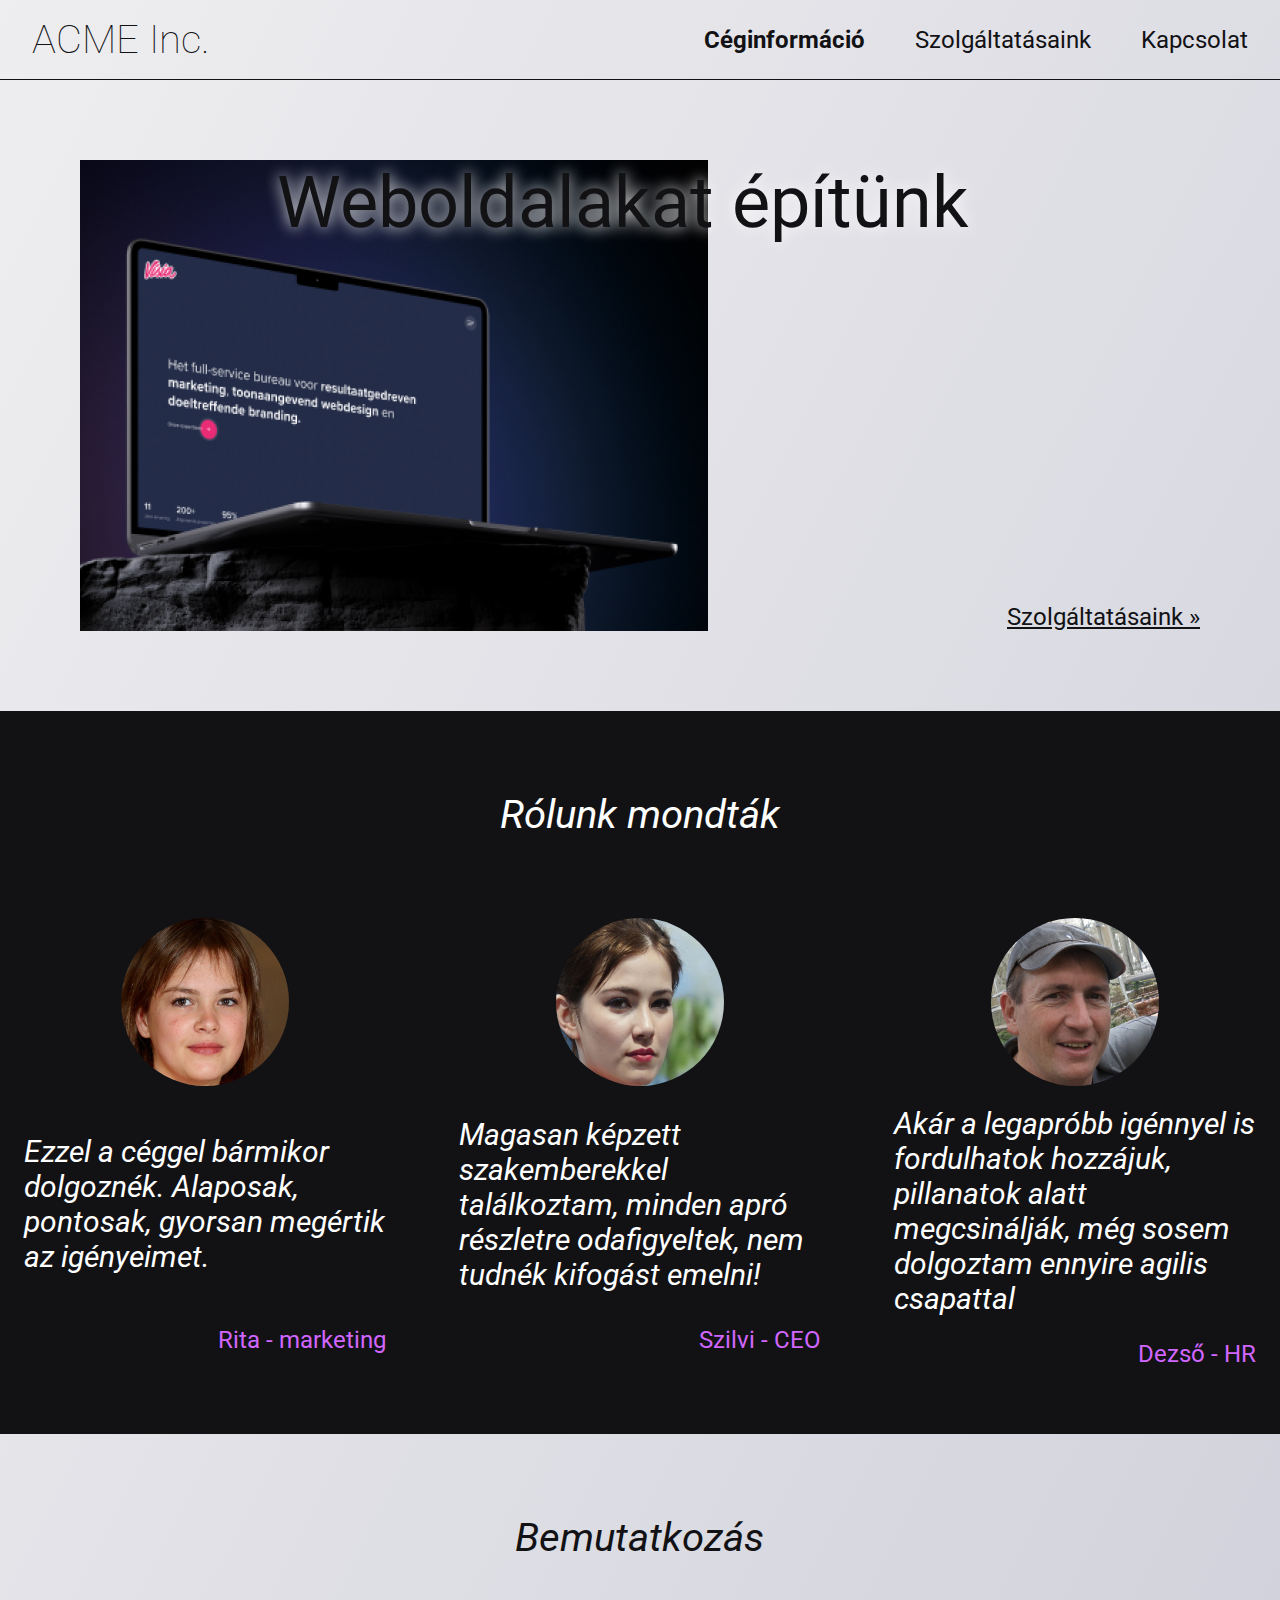
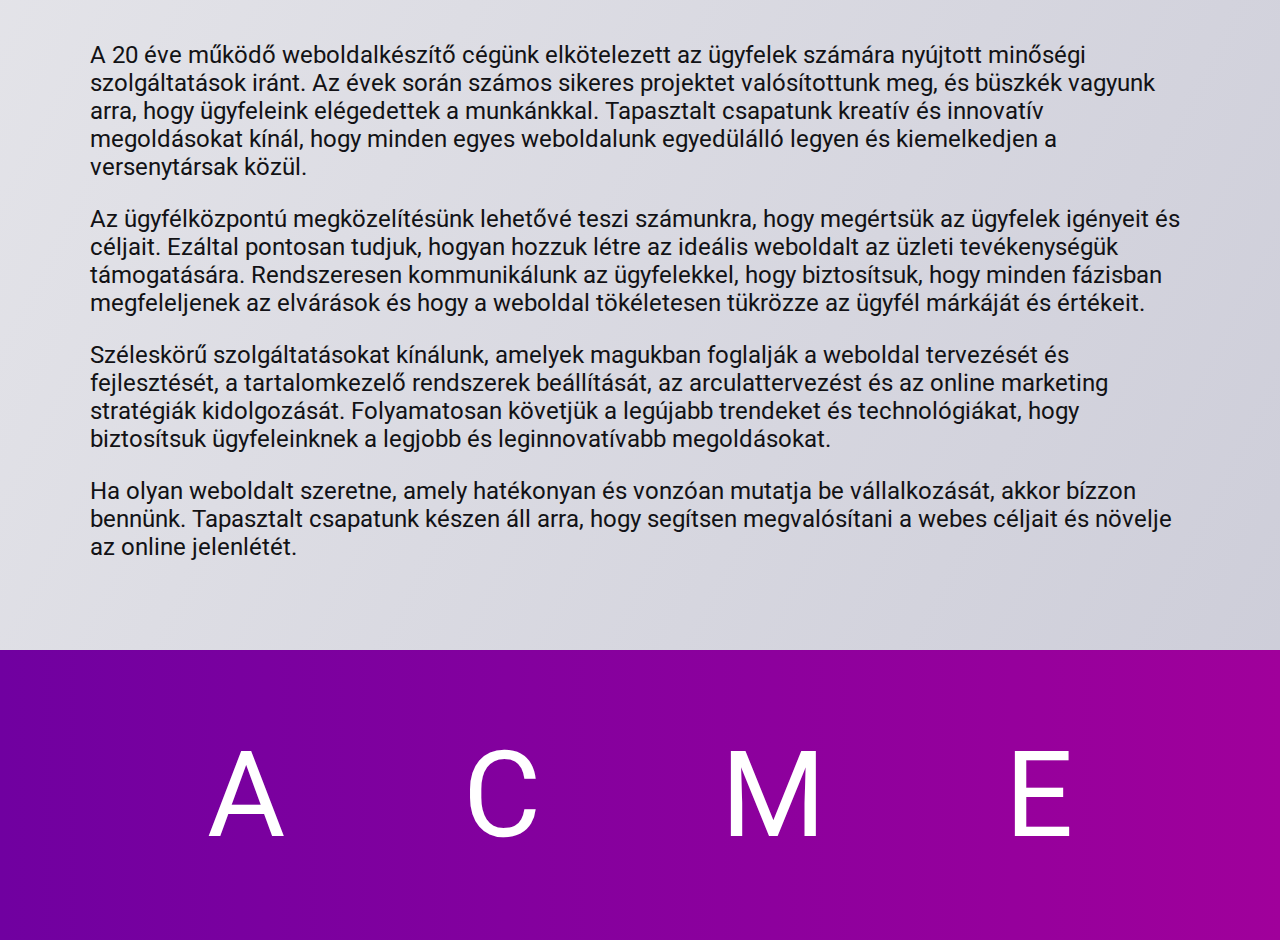
<file: ceginformacio.html>
<!DOCTYPE html>
<html lang="hu">
    <head>
        <meta charset="UTF-8">
        <meta name="viewport" content="width=device-width, initial-scale=1.0">
        <title>ACME Inc. - Céginformáció</title>
        <link rel="stylesheet" href="style.css">
    </head>
    <body>
        <div class="pageContainer">
            <header>
                    <a href="./index.html" class="menuLogo">ACME Inc.</a>
                    <a href="./index.html" class="menuLogo altLogo">ACME</a>
                    <ul>
                        <li>
                            <a href="./ceginformacio.html" class="activeSite">Céginformáció</a>
                        </li>
                        <li>
                            <a href="./szolgaltatasok.html">Szolgáltatásaink</a>
                        </li>
                        <li>
                            <a href="./kapcsolat.html">Kapcsolat</a>
                        </li>
                    </ul>
            </header>
            <section id="companyInfoSlogen">
                <div id="companyInfoContainer">
                    <div id="laptop">
                        <img src="./images/laptop.jpg" alt="Nyitott fekete laptop egy sziklán">           
                    </div>
                    <h1>Weboldalakat építünk</h1>
                    <a href="./szolgaltatasok.html">Szolgáltatásaink »</a>
                </div>
            </section>
            <section id="theyTold">
                <h2>Rólunk mondták</h2>
                <div id="theySaid">
                    <div class="saidCard">
                        <img src="./images/Rita.jpg" alt="Ritáról egy arckép">
                        <p class="saidText">Ezzel a céggel bármikor dolgoznék. Alaposak, pontosak, gyorsan megértik az igényeimet.</p>
                        <p class="signature">Rita - marketing</p>
                    </div>
                    <div class="saidCard">
                        <img src="./images/Szilvi.jpg" alt="Szilviől egy arckép">
                        <p class="saidText">Magasan képzett szakemberekkel találkoztam, minden apró részletre odafigyeltek, nem tudnék kifogást emelni!</p>
                        <p class="signature">Szilvi - CEO</p>
                    </div>
                    <div class="saidCard">
                        <img src="./images/Dezső.jpg" alt="Dezsőről egy arckép">
                        <p class="saidText">Akár a legapróbb igénnyel is fordulhatok hozzájuk, pillanatok alatt megcsinálják, még sosem dolgoztam ennyire agilis csapattal</p>
                        <p class="signature">Dezső - HR</p>
                    </div>
                </div>
            </section>
            <section id="introduction">
                <h2>Bemutatkozás</h2>
                <div class="introductionText">
                    <p>
                        A 20 éve működő weboldalkészítő cégünk elkötelezett az ügyfelek számára nyújtott minőségi szolgáltatások iránt. Az évek során számos sikeres projektet valósítottunk meg, és büszkék vagyunk arra, hogy ügyfeleink elégedettek a munkánkkal. Tapasztalt csapatunk kreatív és innovatív megoldásokat kínál, hogy minden egyes weboldalunk egyedülálló legyen és kiemelkedjen a versenytársak közül.
                    </p>
                    <p>
                        Az ügyfélközpontú megközelítésünk lehetővé teszi számunkra, hogy megértsük az ügyfelek igényeit és céljait. Ezáltal pontosan tudjuk, hogyan hozzuk létre az ideális weboldalt az üzleti tevékenységük támogatására. Rendszeresen kommunikálunk az ügyfelekkel, hogy biztosítsuk, hogy minden fázisban megfeleljenek az elvárások és hogy a weboldal tökéletesen tükrözze az ügyfél márkáját és értékeit.
                    </p>
                    <p>
                        Széleskörű szolgáltatásokat kínálunk, amelyek magukban foglalják a weboldal tervezését és fejlesztését, a tartalomkezelő rendszerek beállítását, az arculattervezést és az online marketing stratégiák kidolgozását. Folyamatosan követjük a legújabb trendeket és technológiákat, hogy biztosítsuk ügyfeleinknek a legjobb és leginnovatívabb megoldásokat.
                    </p>
                    <p>
                        Ha olyan weboldalt szeretne, amely hatékonyan és vonzóan mutatja be vállalkozását, akkor bízzon bennünk. Tapasztalt csapatunk készen áll arra, hogy segítsen megvalósítani a webes céljait és növelje az online jelenlétét.
                    </p>
                </div>
            </section>
            <footer>
                <p><span class="footerLetterSpacing">ACM</span>E</p>
            </footer>
        </div>
    </body>
</html>
</file>
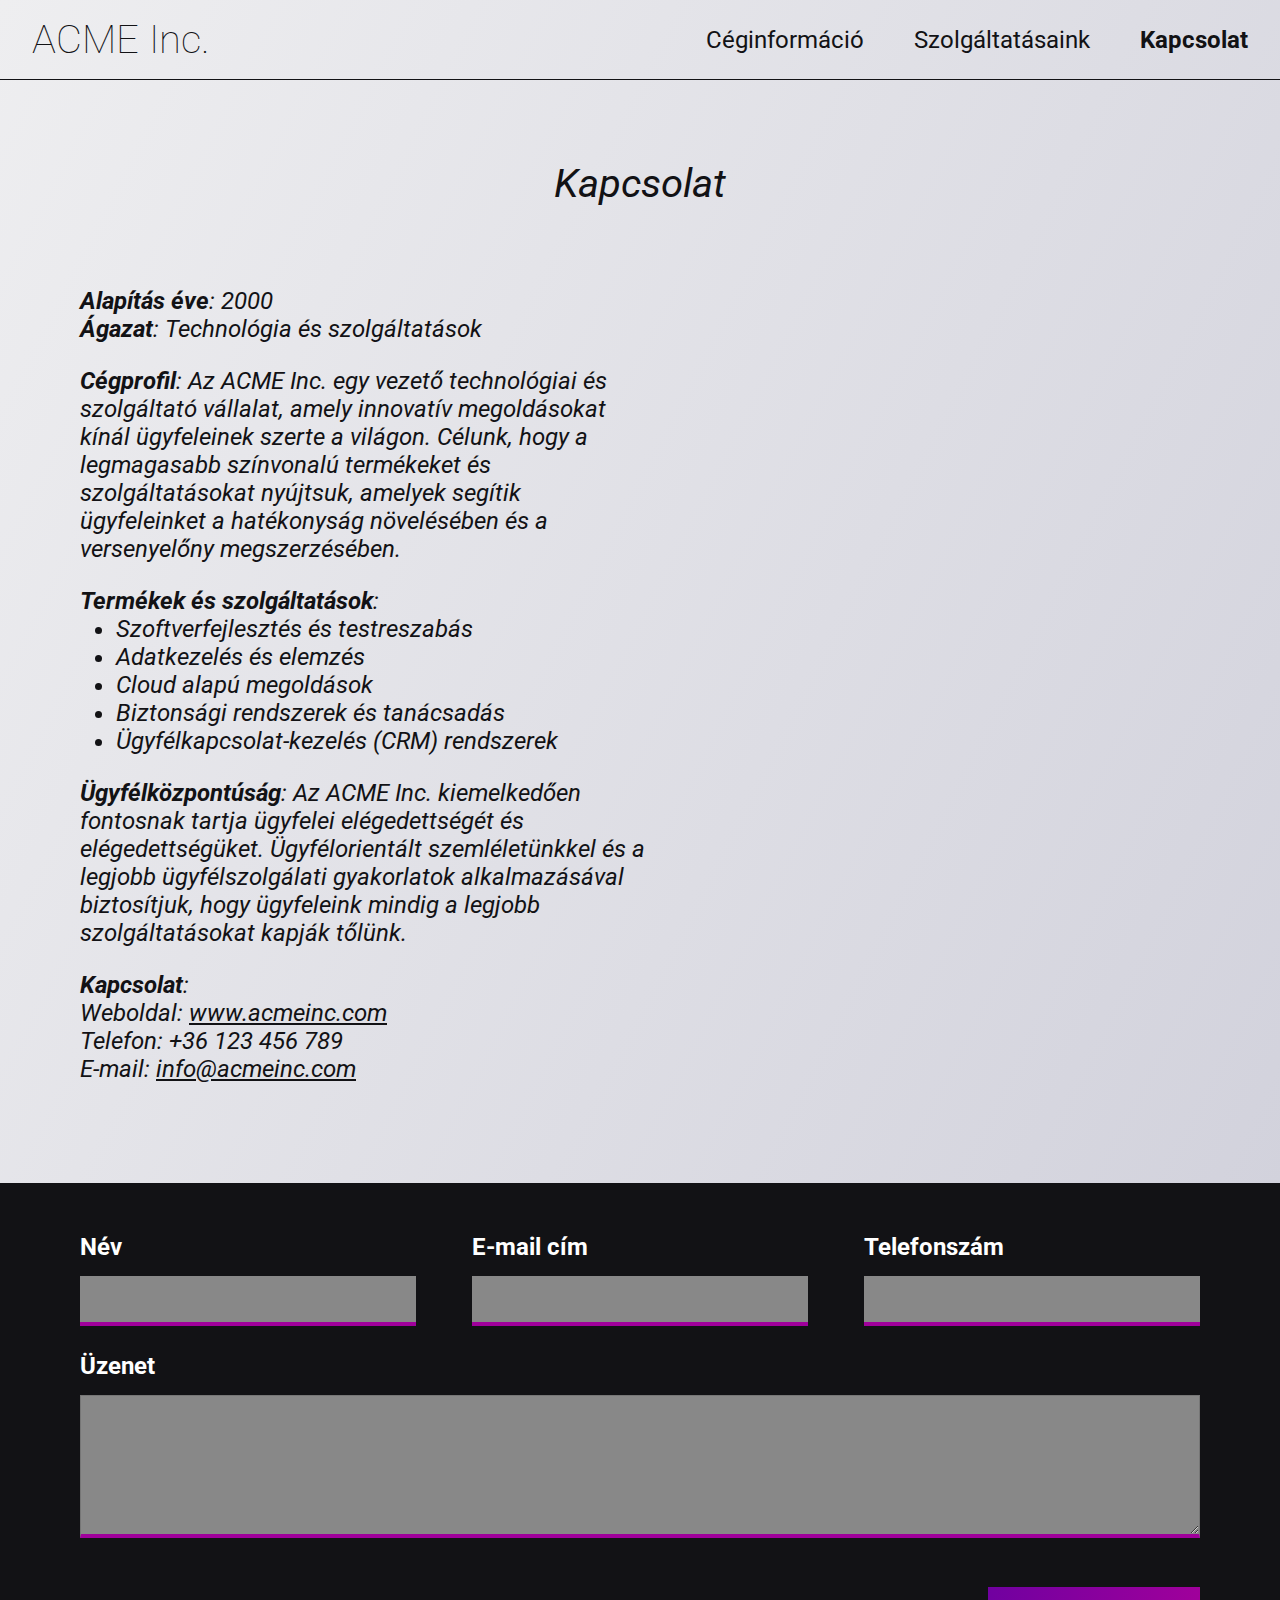
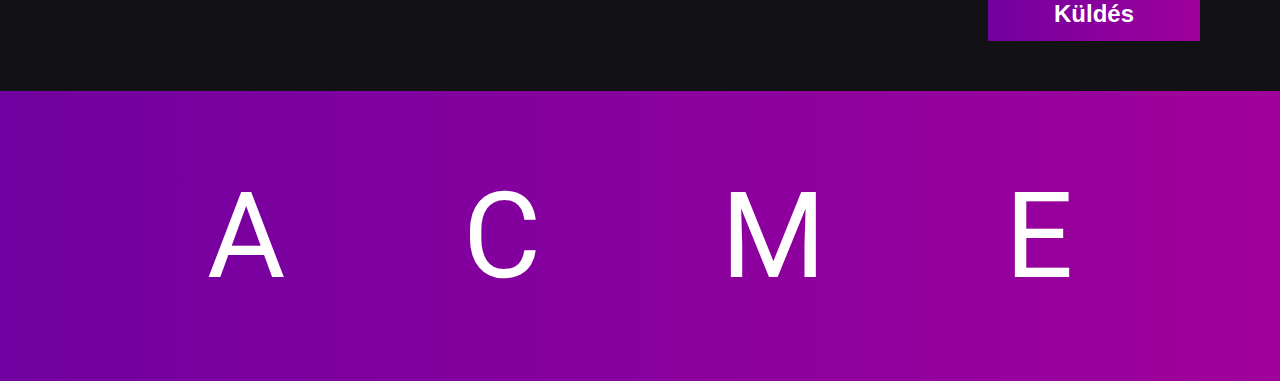
<file: kapcsolat.html>
<!DOCTYPE html>
<html lang="hu">
    <head>
        <meta charset="UTF-8">
        <meta name="viewport" content="width=device-width, initial-scale=1.0">
        <title>ACME Inc. - Kapcsolat</title>
        <link rel="stylesheet" href="style.css">
    </head>
    <body>
        <div class="pageContainer">
            <header>
                <a href="./index.html" class="menuLogo">ACME Inc.</a>
                <a href="./index.html" class="menuLogo altLogo">ACME</a>
                <ul>
                    <li>
                        <a href="./ceginformacio.html" >Céginformáció</a>
                    </li>
                    <li>
                        <a href="./szolgaltatasok.html">Szolgáltatásaink</a>
                    </li>
                    <li>
                        <a href="./kapcsolat.html" class="activeSite">Kapcsolat</a>
                    </li>
                </ul>
            </header>
            <section id="connection">
                <h2>Kapcsolat</h2>
                <div id="connectionContainer">
                    <div id="conectionText">
                        <p><b>Alapítás éve</b>: 2000</p>
                        <p><b>Ágazat</b>: Technológia és szolgáltatások</p>
                        <p class="extraMargin"><b>Cégprofil</b>: Az ACME Inc. egy vezető technológiai és szolgáltató vállalat, amely innovatív megoldásokat kínál ügyfeleinek szerte a világon. Célunk, hogy a legmagasabb színvonalú termékeket és szolgáltatásokat nyújtsuk, amelyek segítik ügyfeleinket a hatékonyság növelésében és a versenyelőny megszerzésében.</p>
                        <p><b>Termékek és szolgáltatások</b>:</p>
                        <ul>
                            <li>
                                Szoftverfejlesztés és testreszabás
                            </li>
                            <li>
                                Adatkezelés és elemzés
                            </li>
                            <li>
                                Cloud alapú megoldások
                            </li>
                            <li>
                                Biztonsági rendszerek és tanácsadás
                            </li>
                            <li>
                                Ügyfélkapcsolat-kezelés (CRM) rendszerek
                            </li>
                        </ul>
                        <p class="extraMargin"><b>Ügyfélközpontúság</b>: Az ACME Inc. kiemelkedően fontosnak tartja ügyfelei elégedettségét és elégedettségüket. Ügyfélorientált szemléletünkkel és a legjobb ügyfélszolgálati gyakorlatok alkalmazásával biztosítjuk, hogy ügyfeleink mindig a legjobb szolgáltatásokat kapják tőlünk.</p>
                        <p><b>Kapcsolat</b>:</p>
                        <p>Weboldal: <a href="https://en.wikipedia.org/wiki/Acme_Corporation" target="_blank">www.acmeinc.com</a></p>
                        <p>Telefon: +36 123 456 789</p>
                        <p>E-mail: <a href="mailto:info@acmeinc.com">info@acmeinc.com</a></p>
                    </div>
                    <div id="googleMap">
                        <iframe src="https://www.google.com/maps/embed?pb=!1m18!1m12!1m3!1d2693.8399758865276!2d21.62268889962817!3d47.53197839765934!2m3!1f0!2f0!3f0!3m2!1i1024!2i768!4f13.1!3m3!1m2!1s0x47470c2afe5e2b83%3A0x400c4290c1e1170!2sDebrecen!5e0!3m2!1shu!2shu!4v1707325937173!5m2!1shu!2shu" width="450" height="722" style="border:0;" allowfullscreen="" loading="lazy" referrerpolicy="no-referrer-when-downgrade"></iframe>
                    </div>
                </div>
            </section>
            <div id="formContainer">
                <form action="#">
                    <div id="personalDatas">
                        <div class="inputBox">
                            <label for="nev">Név</label>
                            <input type="text" name="nev" id="nev" required>
                        </div>
                        <div class="inputBox">
                            <label for="email">E-mail cím</label>
                            <input type="email" name="email" id="email" required>
                        </div>
                        <div class="inputBox">
                            <label for="phoneNumber">Telefonszám</label>
                            <input type="tel" name="telszam" id="phoneNumber" maxlength="18">
                        </div>
                    </div>
                    <div class="masageBox">
                        <label for="message">Üzenet</label>
                        <textarea id="message" name="message"></textarea>
                    </div>
                    <div id="formButton">
                        <button type="submit" class="sendButton">Küldés</button>
                    </div>
                </form>
            </div>
            <footer>
                <p><span class="footerLetterSpacing">ACM</span>E</p>
            </footer>
        </div>
    </body>
</html>
</file>
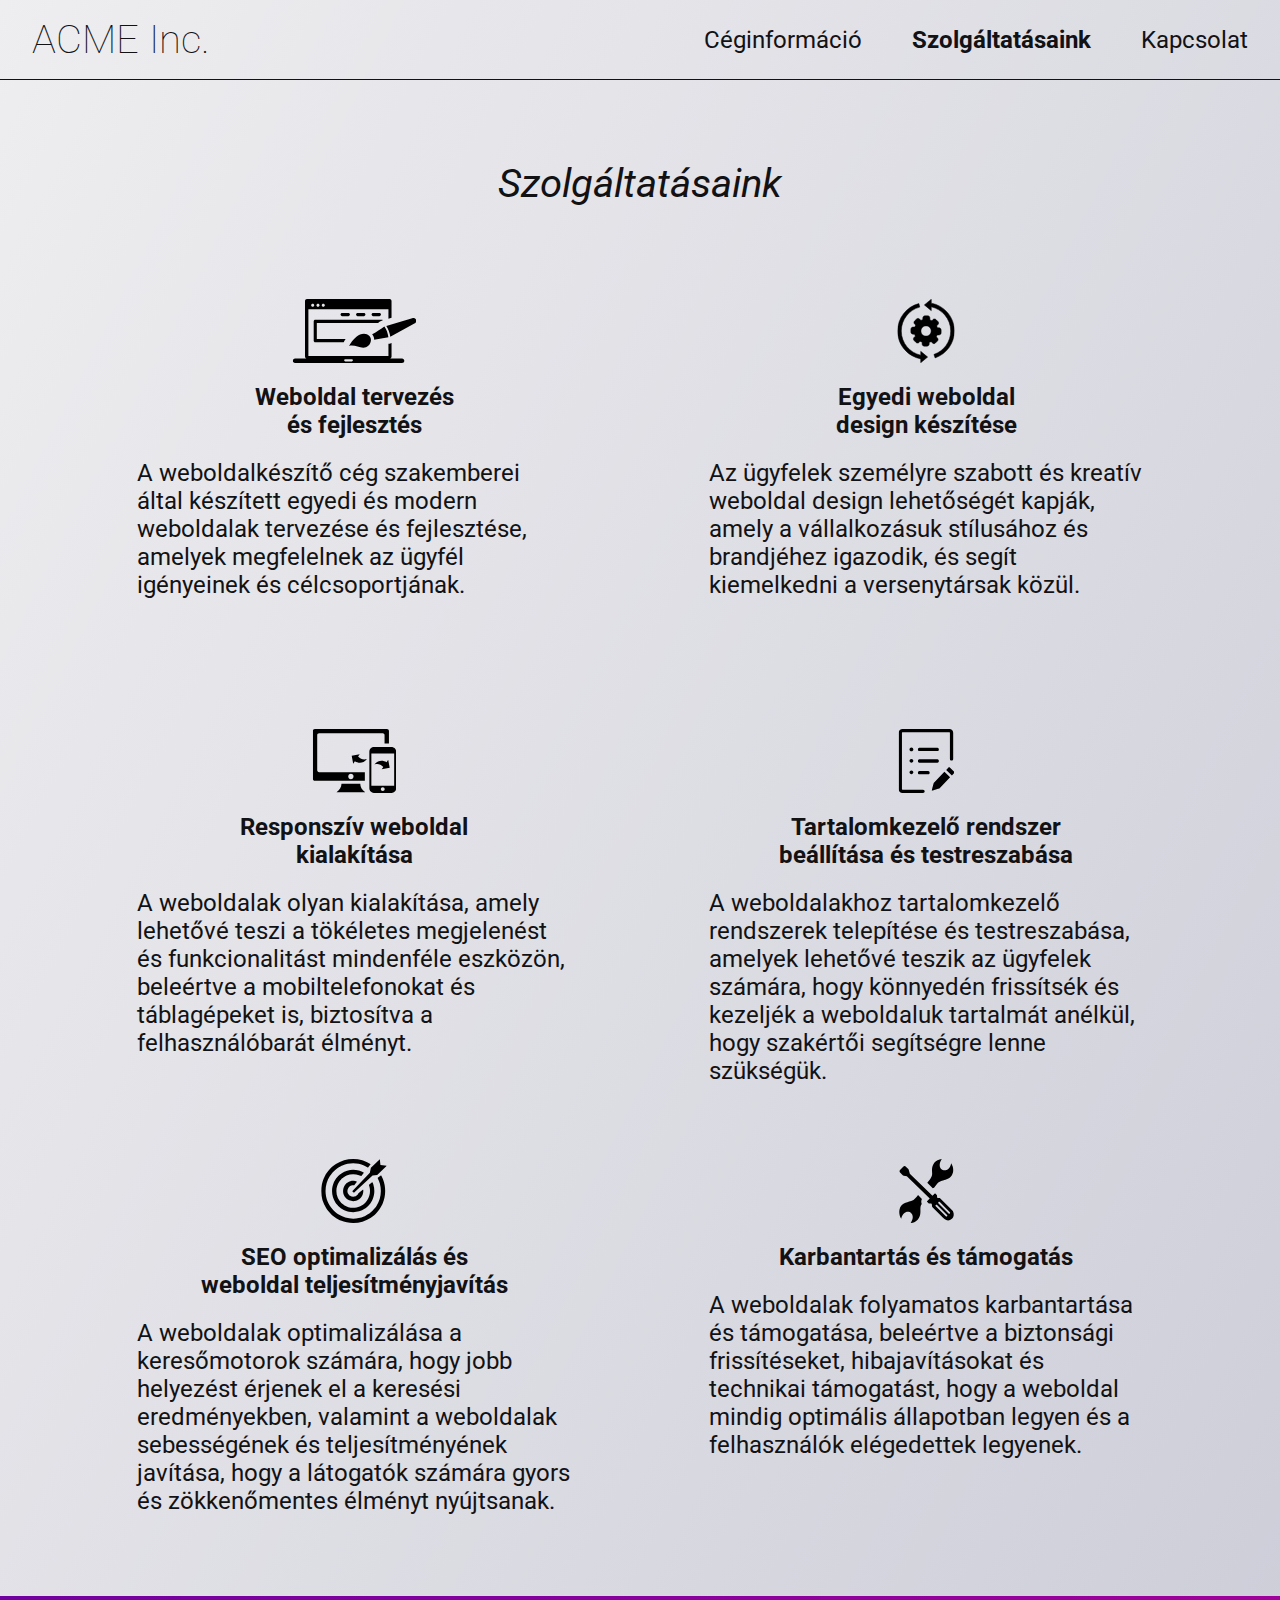
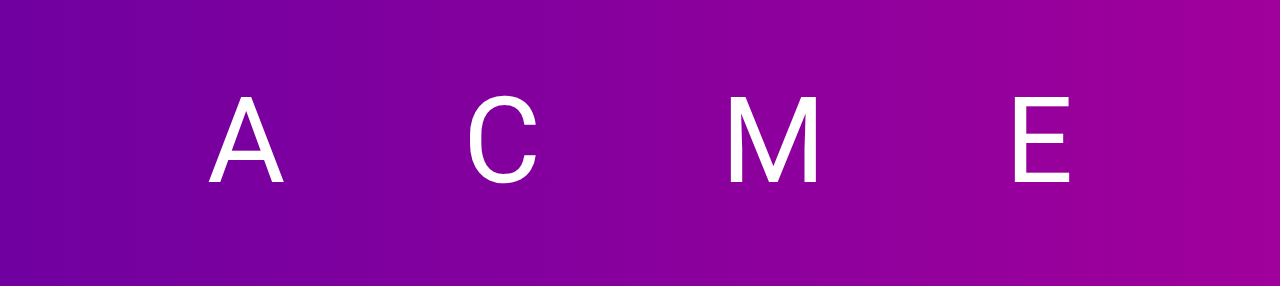
<file: szolgaltatasok.html>
<!DOCTYPE html>
<html lang="hu">
    <head>
        <meta charset="UTF-8">
        <meta name="viewport" content="width=device-width, initial-scale=1.0">
        <title>ACME Inc. - Szolgáltatások</title>
        <link rel="stylesheet" href="style.css">
    </head>
    <body>
        <div class="pageContainer">
            <header>
                <a href="./index.html" class="menuLogo">ACME Inc.</a>
                <a href="./index.html" class="menuLogo altLogo">ACME</a>
                <ul>
                    <li>
                        <a href="./ceginformacio.html" >Céginformáció</a>
                    </li>
                    <li>
                        <a href="./szolgaltatasok.html" class="activeSite">Szolgáltatásaink</a>
                    </li>
                    <li>
                        <a href="./kapcsolat.html">Kapcsolat</a>
                    </li>
                </ul>
            </header>
            <section id="ourServices">
                <h2>Szolgáltatásaink</h2>
                <div id="services">
                    <div class="serviceCard">
                        <div class="svgContainer" id="svg1"></div>
                        <h3>Weboldal tervezés
                            és fejlesztés</h3>
                        <p class="serviceText">A weboldalkészítő cég szakemberei által készített egyedi és modern weboldalak tervezése és fejlesztése, amelyek megfelelnek az ügyfél igényeinek és célcsoportjának.</p>
                    </div>
                    <div class="serviceCard">
                        <div class="svgContainer" id="svg2"></div>
                        <h3>Egyedi weboldal
                            design készítése</h3>
                        <p class="serviceText">Az ügyfelek személyre szabott és kreatív weboldal design lehetőségét kapják, amely a vállalkozásuk stílusához és brandjéhez igazodik, és segít kiemelkedni a versenytársak közül.</p>
                    </div>
                    <div class="serviceCard">
                        <div class="svgContainer" id="svg3"></div>
                        <h3>Responszív weboldal
                            kialakítása</h3>
                        <p class="serviceText">A weboldalak olyan kialakítása, amely lehetővé teszi a tökéletes megjelenést és funkcionalitást mindenféle eszközön, beleértve a mobiltelefonokat és táblagépeket is, biztosítva a felhasználóbarát élményt.</p>
                    </div>
                    <div class="serviceCard">
                        <div class="svgContainer" id="svg4"></div>
                        <h3>Tartalomkezelő rendszer
                            beállítása és testreszabása</h3>
                        <p class="serviceText">A weboldalakhoz tartalomkezelő rendszerek telepítése és testreszabása, amelyek lehetővé teszik az ügyfelek számára, hogy könnyedén frissítsék és kezeljék a weboldaluk tartalmát anélkül, hogy szakértői segítségre lenne szükségük.</p>
                    </div>
                    <div class="serviceCard">
                        <div class="svgContainer" id="svg5"></div>
                        <h3>SEO optimalizálás és
                            weboldal teljesítményjavítás</h3>
                        <p class="serviceText">A weboldalak optimalizálása a keresőmotorok számára, hogy jobb helyezést érjenek el a keresési eredményekben, valamint a weboldalak sebességének és teljesítményének javítása, hogy a látogatók számára gyors és zökkenőmentes élményt nyújtsanak.</p>
                    </div>
                    <div class="serviceCard">
                        <div class="svgContainer" id="svg6"></div>
                        <h3>Karbantartás és támogatás</h3>
                        <p class="serviceText">A weboldalak folyamatos karbantartása és támogatása, beleértve a biztonsági frissítéseket, hibajavításokat és technikai támogatást, hogy a weboldal mindig optimális állapotban legyen és a felhasználók elégedettek legyenek.</p>
                    </div>
                </div>
            </section>
            <footer>
                <p><span class="footerLetterSpacing">ACM</span>E</p>
            </footer>
        </div>
    </body>
</html>
</file>
<file: style.css>
@import url('https://fonts.googleapis.com/css2?family=Roboto:ital,wght@0,100;0,300;0,400;0,500;0,700;0,900;1,100;1,300;1,400;1,500;1,700;1,900&display=swap');

@media (prefers-color-scheme: dark){
    body{
        --myBackgroundColor: linear-gradient(117deg, #121215 0%, #262629 100%);
        --myFontColor: #FFF;
        --myMenuFontColor: rgba(255, 255, 255, 0.75);
        --myReversColor: #121215;
        --myReversFontColor: #000;
        --myTextShadowColor: none;
        --mySignatureColor: #7000A0;
    }
}
@media (prefers-color-scheme: light){
    body{
        --myBackgroundColor: linear-gradient(117deg, #EEEEF0 0%, #CCCCD8 100%);
        --myFontColor: #121215;
        --myMenuFontColor: #121215;
        --myReversColor: #FFF;
        --myReversFontColor: #FFF;
        --myTextShadowColor: #FFF;
        --mySignatureColor: #D166FF;
    }
    .svgContainer{
        filter: invert(100%);
    }
}
*{
    margin: 0;
    padding: 0;
    box-sizing: border-box;
}
body{
    background: var(--myBackgroundColor);
    width: 100%;
    display: flex;
    justify-content: center;
    align-items: center;
    min-height: 100vh;
    color: var(--myFontColor);
    font-family: 'Roboto', sans-serif;
    flex-direction: column;
}
.pageContainer{
    display: flex;
    width: 100%;
    max-width: 1440px;
    align-items: center;
    justify-items: center;
    flex-direction: column;
    justify-content: center;
}

/*---Kezdő oldal--*/

#mainPageContainer{
    display: flex;
    width: 100%;
    align-items: center;
    justify-content: center;
    gap: 50px;
    flex-shrink: 0;
}
#mainPageLogo p{
    font-size: 64px;
    font-style: normal;
    font-weight: 900;
    line-height: normal;
    letter-spacing: 15px;
}
#mainPageMenu{
    padding-left: 50px;
    border-left-style: solid;
}
#mainPageMenu ul{
    display: flex;
    flex-direction: column;
    align-items: flex-start;
    justify-content: space-between;
    height: 219px; 
}
#mainPageMenu li{
    font-size: 54px;
    font-style: normal;
    font-weight: 100;
    list-style-type: none;
}
a{
    text-decoration: none;
    color: var(--myFontColor);
}
#mainPageMenu a:visited{
    color: var(--myFontColor);
}
a:hover{
    text-shadow: 0 0 5px #A0009B,
                 0 0 15px #A0009B;
}

/*---Céginfó oldal---*/

header{
    height: 80px;
    width: 100%;
    display: flex;
    justify-content: space-between;
    padding: 0px 32px;
    align-items: center;
    border-bottom: 1px solid var(--myFontColor);
}
.menuLogo{
    font-size: 40px;
    font-weight: 100;
}
.altLogo{
    display: none;
}
header ul{
    display: flex;
    justify-content: center;
    align-items: center;
    gap: 50px;
}
header li{
    list-style-type: none;
}
header a{
    color: var(--myMenuFontColor);
    font-size: 24px;
    font-weight: 400;
}
.activeSite{
    font-weight: 700;
    color: var(--myFontColor)
}
#companyInfoSlogen{
    width: 100%;
    padding: 80px;
}
#companyInfoContainer{
    height: 471px;
    width: 100%;
    display: flex;
    flex-direction: column;
    justify-content: flex-end;
    gap: 65px;
}
#laptop{
    width: 628px;
    height: 471px;
    position: absolute;
    z-index: -1;
}
#companyInfoContainer h1{
    font-size: 120px;
    font-weight: 400;
    text-shadow: 0 0 15px var(--myTextShadowColor);
    width: 727px;
    align-self: flex-end;
    margin-right: 89px;
}
#companyInfoContainer a{
    font-family: Roboto;
    font-size: 24px;
    font-weight: 400;
    text-decoration-line: underline;
    align-self: self-end;
}
#companyInfoContainer a:visited{
    color: var(--myFontColor);
}
#companyInfoContainer a:hover{
    text-shadow: 0 0 5px #A0009B,
                 0 0 15px #A0009B;
}
#theyTold{
    width: 100%;
    background: var(--myFontColor);
    color: var(--myReversColor);
    display: inline-flex;
    padding-bottom: 80px;
    flex-direction: column;
    align-items: center;
}
h2{
    font-size: 40px;
    font-style: italic;
    font-weight: 400;
    text-align: center;
    margin: 80px;
}
#theySaid{
    width: 100%;
    height: 436px;
    display: flex;
    justify-content: center;
    align-items: flex-start;
    gap: 73px;
    align-self: stretch;
}
.saidCard{
    width: 380px;
    display: flex;
    flex-direction: column;
    justify-content: space-between;
    align-items: center;
    align-self: stretch;
}
.saidCard img{
    width: 168px;
    height: 168px;
    border-radius: 50%;
    margin-bottom: 20px;
}
.saidText{
    font-size: 30px;
    font-style: italic;
    font-weight: 400;
}
.signature{
    width: 100%;
    color: var(--mySignatureColor);
    font-size: 24px;
    font-weight: 400;
    text-align: end;
    margin-top: 24px;
}
#introduction{
    width: 86%;
    display: inline-flex;
    flex-direction: column;
    align-items: center;
}
.introductionText{
    width: 100%;
    margin-bottom: 65px;
}
.introductionText p{
    font-size: 24px;
    font-weight: 400;
    margin-bottom: 24px;
}
footer{
    width: 100%;
    background: linear-gradient(90deg, #7000A0 0%, #A0009B 100%);
    display: flex;
    align-items: center;
    justify-content: center;
}
footer p{
    color: #FFF;
    text-align: center;
    font-size: 120px;
    font-weight: 400;
    margin: 75px 255px;
}
.footerLetterSpacing{
    letter-spacing:  calc(100vw * 0.14);
}

/*---Szolgáltatások oldal---*/

#ourServices{
    width: 100%;
    display: flex;
    align-items: center;
    justify-content: center;
    flex-direction: column;
}
#services{
    display: flex;
    justify-content: space-around;
    align-items: flex-start;
    align-content: flex-start;
    row-gap: 50px;
    flex-shrink: 0;
    flex-wrap: wrap;
    margin: 0 68px 69px 68px;
}
h3{
    white-space: pre-line;
    text-align: center;
    font-size: 24px;
    font-weight: 700;
}
.serviceCard{
    display: flex;
    min-height: 380px;
    flex-direction: column;
    align-items: center;
    gap: 20px;
    width: 403px;
    padding: 12px;
    border-radius: 12px;
}
.serviceCard:hover{
    background: linear-gradient(#7000a050 0%, #a0009b56 100%);
    box-shadow: inset 0 0 20px var(--myReversColor),
                      0 0 20px var(--mySignatureColor),
                      0 0 50px var(--mySignatureColor);
}
.svgContainer{
    display: flex;
    height: 64px;
}
#svg1{
    background: url(./svg/1.svg);
    width: 124px;
}
#svg2{
    background: url(./svg/2.svg);
    width: 58px;
}
#svg3{
    background: url(./svg/3.svg);
    width: 84px;
}
#svg4{
    background: url(./svg/4.svg);
    width: 56px;
}
#svg5{
    background: url(./svg/5.svg);
    width: 66px;
}
#svg6{
    background: url(./svg/6.svg);
    width: 55px;
}
.serviceText{
    font-size: 24px;
    font-weight: 400;
}

/*---Kapcsolat oldal---*/

#connection{
    width: 100%;
    display: flex;
    flex-direction: column;
    justify-content: center;
    align-items: center;
}
#connectionContainer{
    display: flex;
    gap: 80px;
    padding: 0 80px 100px 80px;
}
#conectionText{
    font-size: 24px;
    font-style: italic;
    font-weight: 400;
    padding-right: 24px;
}
#conectionText a{
    text-decoration: underline;
}
.extraMargin{
    margin: 24px 0px;
}
#conectionText ul{
    padding-inline-start: 36px;
}
#formContainer{
    background: var(--myFontColor);
    color: var(--myReversFontColor);
    width: 100%;
    padding: 50px 80px;
}
form{
    width: 100%;
}
#personalDatas{
    display: flex;
    justify-content: space-between;
    align-items: flex-start;
    width: 100%;
}
.inputBox{
    width: 360px;
}
label{
    font-family: Roboto;
    font-size: 24px;
    font-weight: 700;
    display: block;
    padding-bottom: 15px;
}
input{
    width: 360px;
    height: 50px;
    border: none;
    border-bottom: 4px solid #A0009B;
    background: #888;
    font-family: Roboto;
    font-size: 24px;
    font-weight: 400;
    padding: 12px;
    margin-bottom: 26px;
}
.masageBox{
    width: 100%;
}
textarea{
    width: 100%;
    height: 143px;
    border-bottom: 4px solid #A0009B;
    background: #888;
    font-size: 24px;
    font-weight: 400;
    padding: 12px;
    margin-bottom: 45px;
}
#formButton{
    display: flex;
    justify-content: end;
}
button{
    display: flex;
    width: 200px;
    padding: 13px 106px;
    justify-content: center;
    align-items: center;
    gap: 10px;
    background: linear-gradient(92deg, #7000A0 0%, #A0009B 25%, #ffff00 50%, #A0009B 75%, #7000A0 100%);
    background-size: 400%;
    color: #FFF;
    font-size: 24px;
    font-weight: 700;
    border: none;
}
button:hover{
    animation: animate 6s linear infinite;
}

@keyframes animate{
    0%{
        background-position: 400%;
    }
    100%{
        background-position: 0%;
    }
}
/*---1280px széles képernyő---*/

@media screen and (max-width:1280px){
    #companyInfoContainer{
        justify-content: space-between;
    }
    #companyInfoContainer h1{
        font-size: 72px;
        margin: 0;
        align-self: center;
    }
    #theyTold{
        padding: 0 24px 80px 24px;
    }
    .serviceCard{
        width: 40%;
    }
    .inputBox{
        width: 30%;
    }
    input{
        width: 100%;
        font-size: 20px;
    }
}

/*---1100px széles képernyő---*/

@media screen and (max-width:1100px){
    #theySaid{
        height: auto;
        flex-direction: column;
    }
    .saidCard{
        width: 80%;
        align-self: center;
    }
    .menuLogo{
        font-size: 32px;
        font-weight: 900;
        letter-spacing: 2px;
        display: none;
    }
    .altLogo{
        display: flex;
    }
    footer p{
        font-size: 80px;
    }
    #connectionContainer{
        flex-direction: column;
        gap: 64px;
        width: 100%;
        padding: 0 32px 32px 32px;
    }
    #conectionText{
        width: 100%;
        margin: 0;
        padding: 0;
    }
    #conectionText a{
        width: auto;
    }
    .extraMargin{
        margin: 24px 0px;
    }
    #conectionText ul{
        padding-inline-start: 36px;
    }
    iframe{
        width: 100%;
        height: 400px;
    }
}

/*---1000px széles képernyő---*/

@media screen and (max-width:1000px){
    #companyInfoContainer a{
        display: none;
    }
    #mainPageContainer{
        flex-direction: column;
    }
    #mainPageLogo p{
        font-size: 48px;
        font-weight: 900;
        letter-spacing: 10px;
        margin-top: 50px;
    }
    #mainPageMenu{
        width: 100%;
        padding-top: 50px;
        border: none;
        border-top: solid 1px;
        padding: 50px 0 0 0;
    }
    #mainPageMenu ul{
        align-items: center;
    }
    #mainPageMenu li{
        font-size: 40px;
        font-weight: 100;
        list-style-type: none;
        text-align: center;
    }
    #personalDatas{
        flex-direction: column;
    }
    .inputBox{
        width: 100%;
    }
    input{
        width: 100%;
        font-size: 24px;
    }
    .masageBox{
        width: 100%;
    }
}

/*---800px széles képernyő--*/

@media screen and (max-width:800px){
    #laptop{
        width: 90%;
        min-width: 375px;
        height: auto;
    }
    #laptop img{
        width: 100%;
    }
    #companyInfoContainer{
        align-items: center;
    }
    #companyInfoContainer h1{
        color: #FFF;
        font-size: 62px;
        text-align: center;
    }
    #companyInfoSlogen{
        padding: 0px;
    }
    header{
        height: 116px;
        padding: 8px 24px;
        align-items: center;
    }
    header ul{
        display: flex;
        justify-content: space-between;
        align-items: flex-end;
        flex-direction: column;
        height: 100px;
        gap: 0px;
    }
    header a{
        font-weight: 100;
        color: var(--myFontColor);
    }
}

/*---640széles képernyő---*/

@media screen and (max-width: 640px){
    #companyInfoContainer{
        height: 281px;
        width: 100%;
    }
    #companyInfoContainer h1{
        width: 303px;
        height: 120px;
        font-size: 50px;
        text-shadow: 0 0 10px var(--myTextShadowColor);
        align-self: center;
        text-align: center;
    }
    #laptop{
        width: 375px;
    }
    #laptop img{
        width: 100%;
    }
    #theyTold{
        padding: 0 0 80px 0;
    }
    h2{
        margin: 32px;
    }
    footer p{
        font-size: 60px;
    }
    .serviceCard{
        display: flex;
        min-height: 380px;
        flex-direction: column;
        align-items: center;
        gap: 32px;
        width: 100%;
        padding: 0;
    }
    input{
        font-size: 20px;
    }
}

/*---375px széles mobil nézet---*/

@media screen and (max-width: 375px){
    #companyInfoSlogen{
        padding: 0px;
    }
    #companyInfoContainer{
        justify-content: flex-start;
        align-items: center;
    }
    #companyInfoContainer h1{
        font-size: 50px;
        text-shadow: 0 0 10px var(--myTextShadowColor);
        align-self: center;
        text-align: center;
        margin-top: 32px;
    }
    .activeSite{
        font-weight: 100;
    }
    #theyTold{
        width: 100%;
        display: inline-flex;
        padding-bottom: 80px;
        flex-direction: column;
        align-items: center;
    }
    #theySaid{
        height: auto;
        flex-direction: column;
        align-items: center;
        gap: 64px;
    }
    .saidCard{
        width: 100%;
        padding: 0 32px;
        display: flex;
        flex-direction: column;
    }
    .saidText{
        font-size: 24px;
    }
    #introduction{
        width: 100%;
        margin: 0;
        display: inline-flex;
        flex-direction: column;
        align-items: center;
    }
    .introductionText{
        width: 100%;
        margin-bottom: 14px;
        padding: 0px 32px 12px 32px;
    }
    .introductionText p{
        font-size: 18px;
        margin-bottom: 18px;
    }
    footer p{
        font-size: 40px;
        font-weight: 700;
        margin: 77px auto;
    }
    .footerLetterSpacing{
        letter-spacing: 50px;
    }
    #ourServices h2{
        display: none;
    }
    #services{
        display: flex;
        height: auto;
        row-gap: 64px;
        margin: 32px;
    }
    h3{
        white-space: pre-line;
        text-align: center;
        font-size: 24px;
        font-weight: 700;
    }
    .serviceText{
        padding: 0 3px;
    }
    iframe{
        width: 311px;
    }
    #formContainer{
        width: 100%;
        padding: 32px;
    }
    #formButton{
        justify-content: center;
    }
    textarea{
        margin-bottom: 32px;
        border: solid 1px #A0009B;
    }
}
</file>
